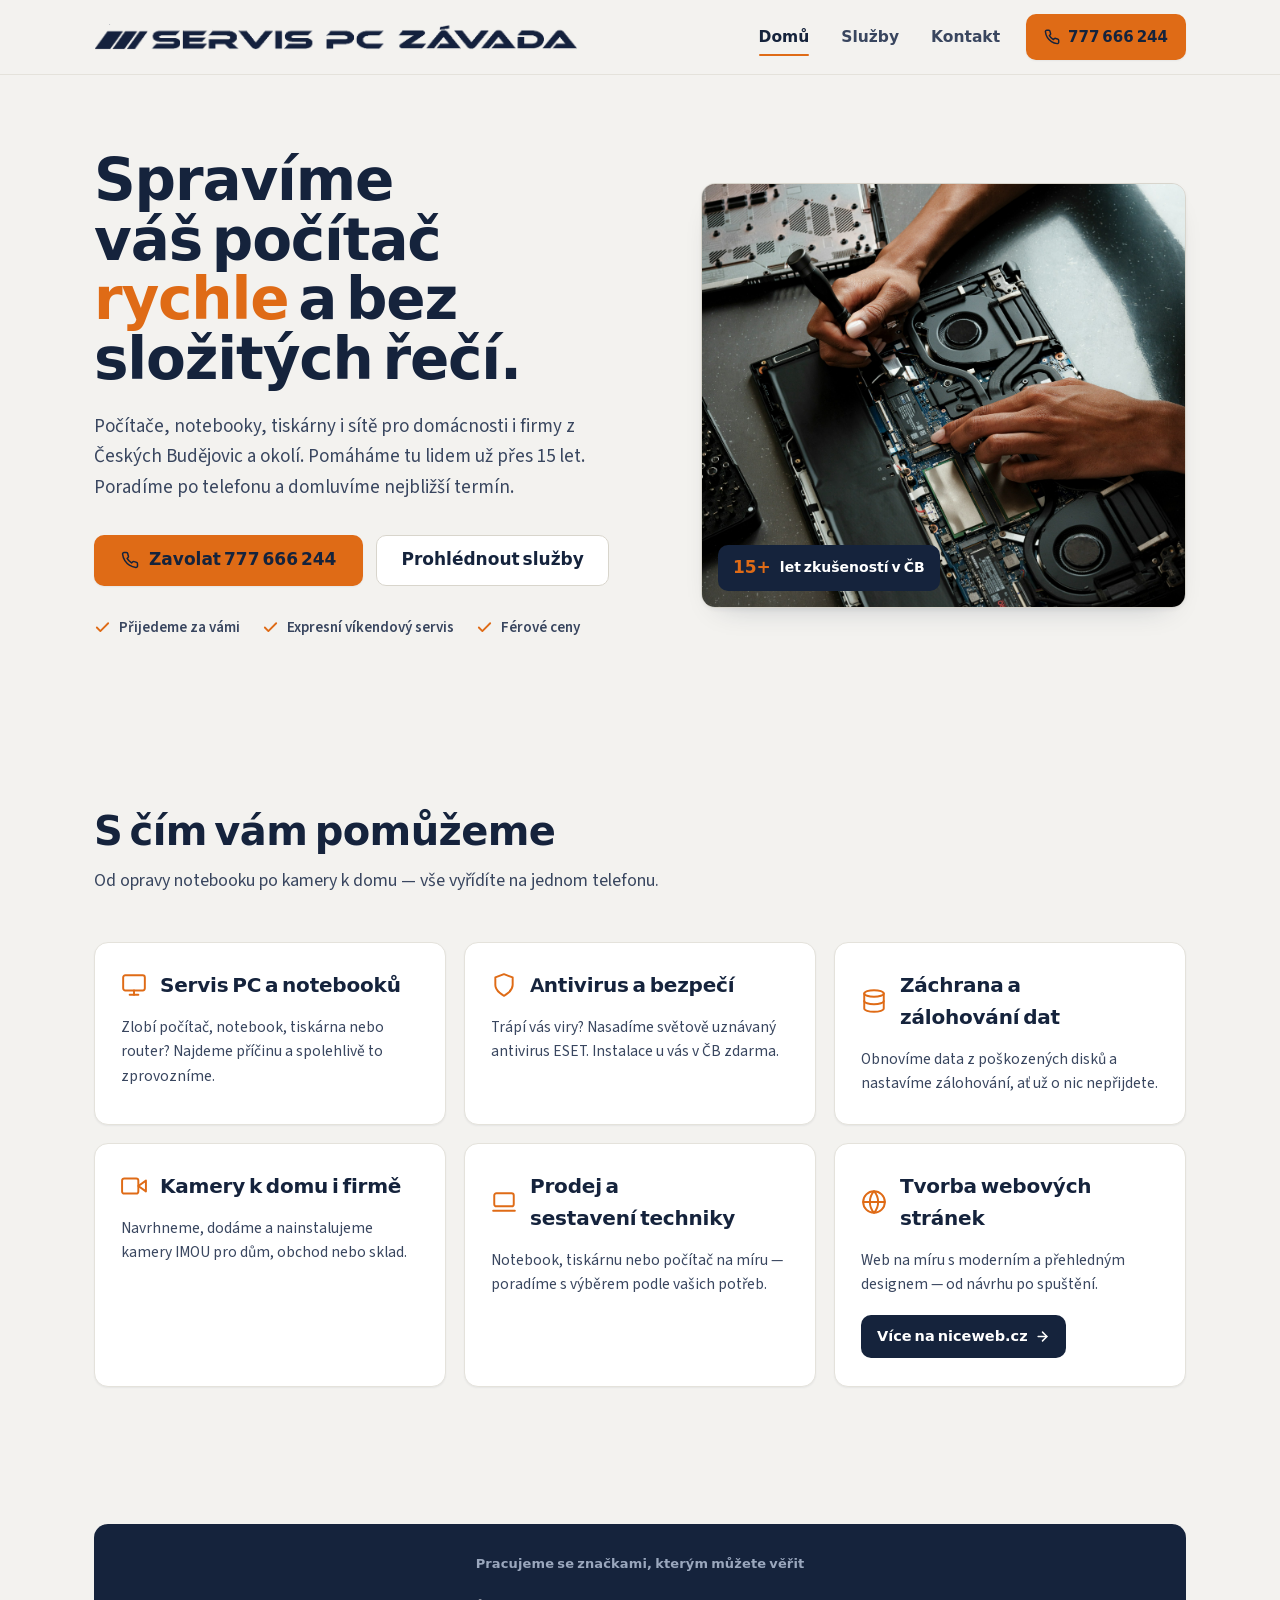
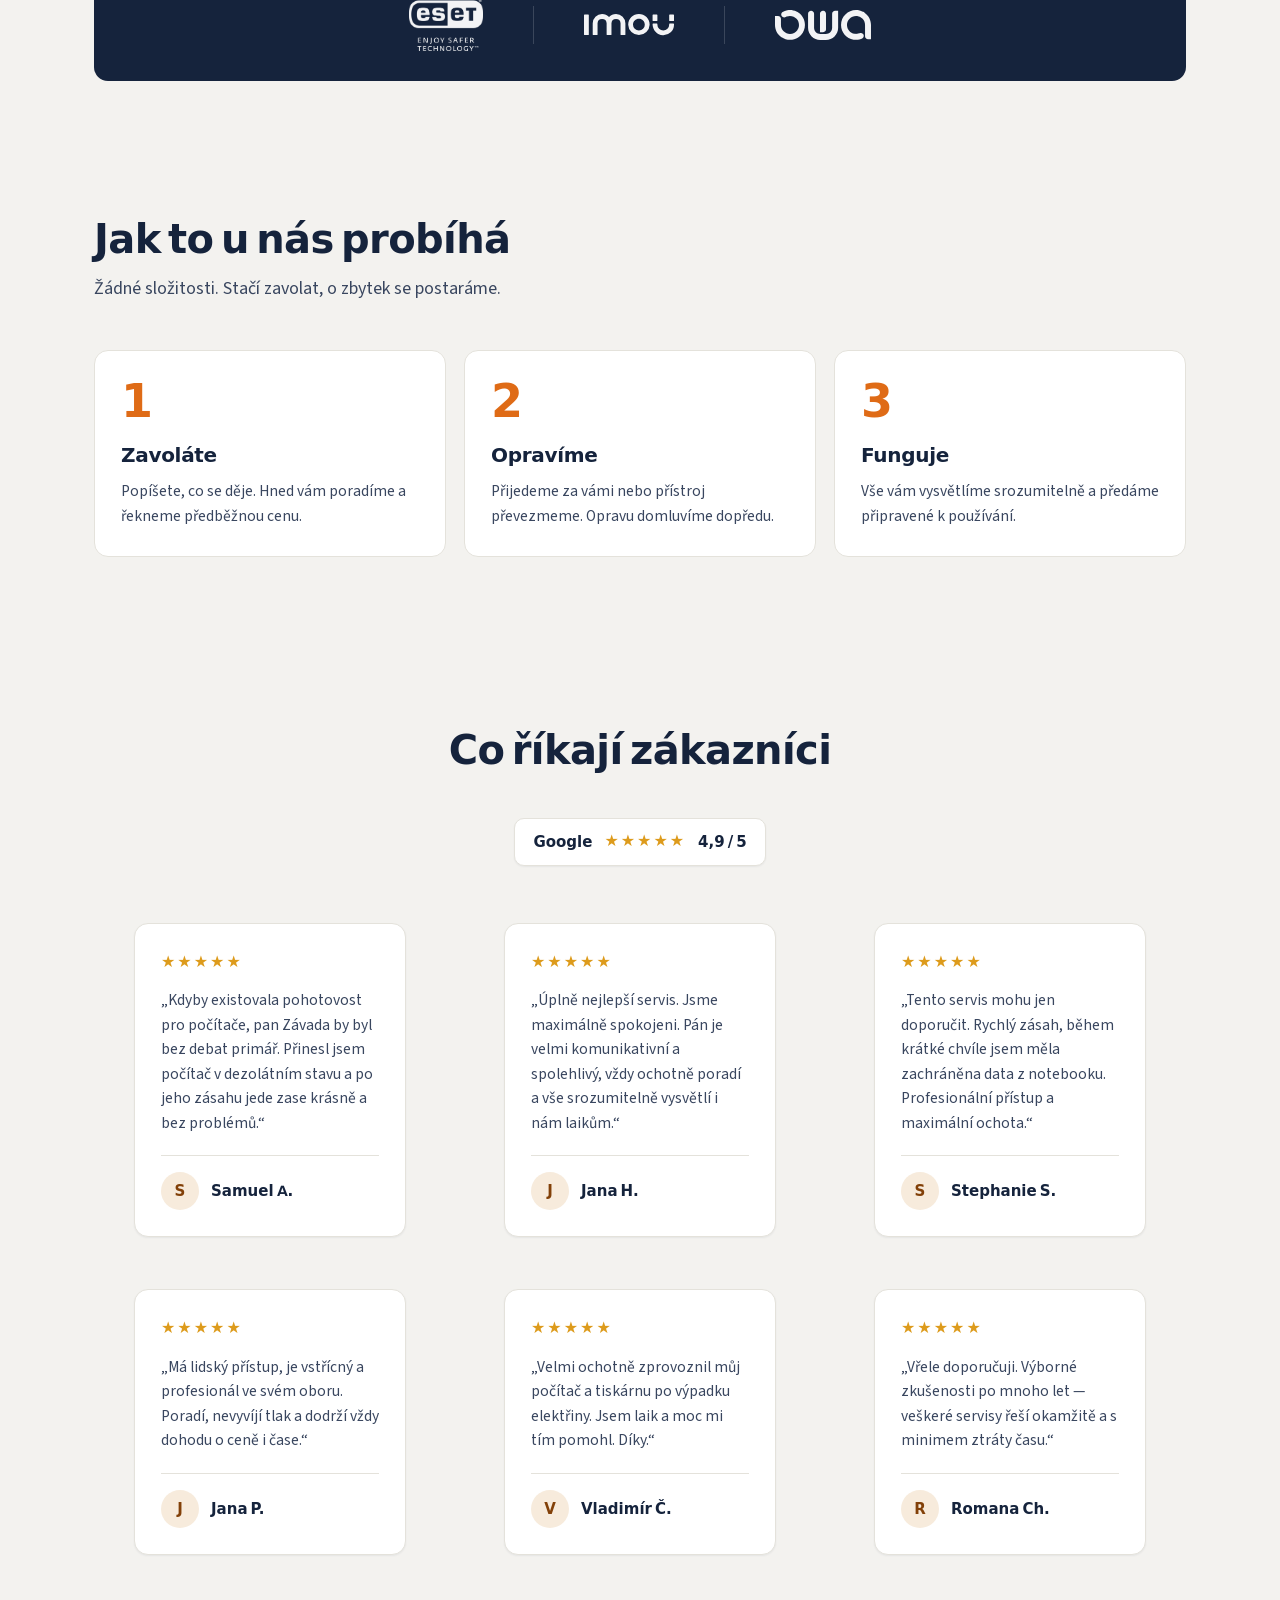
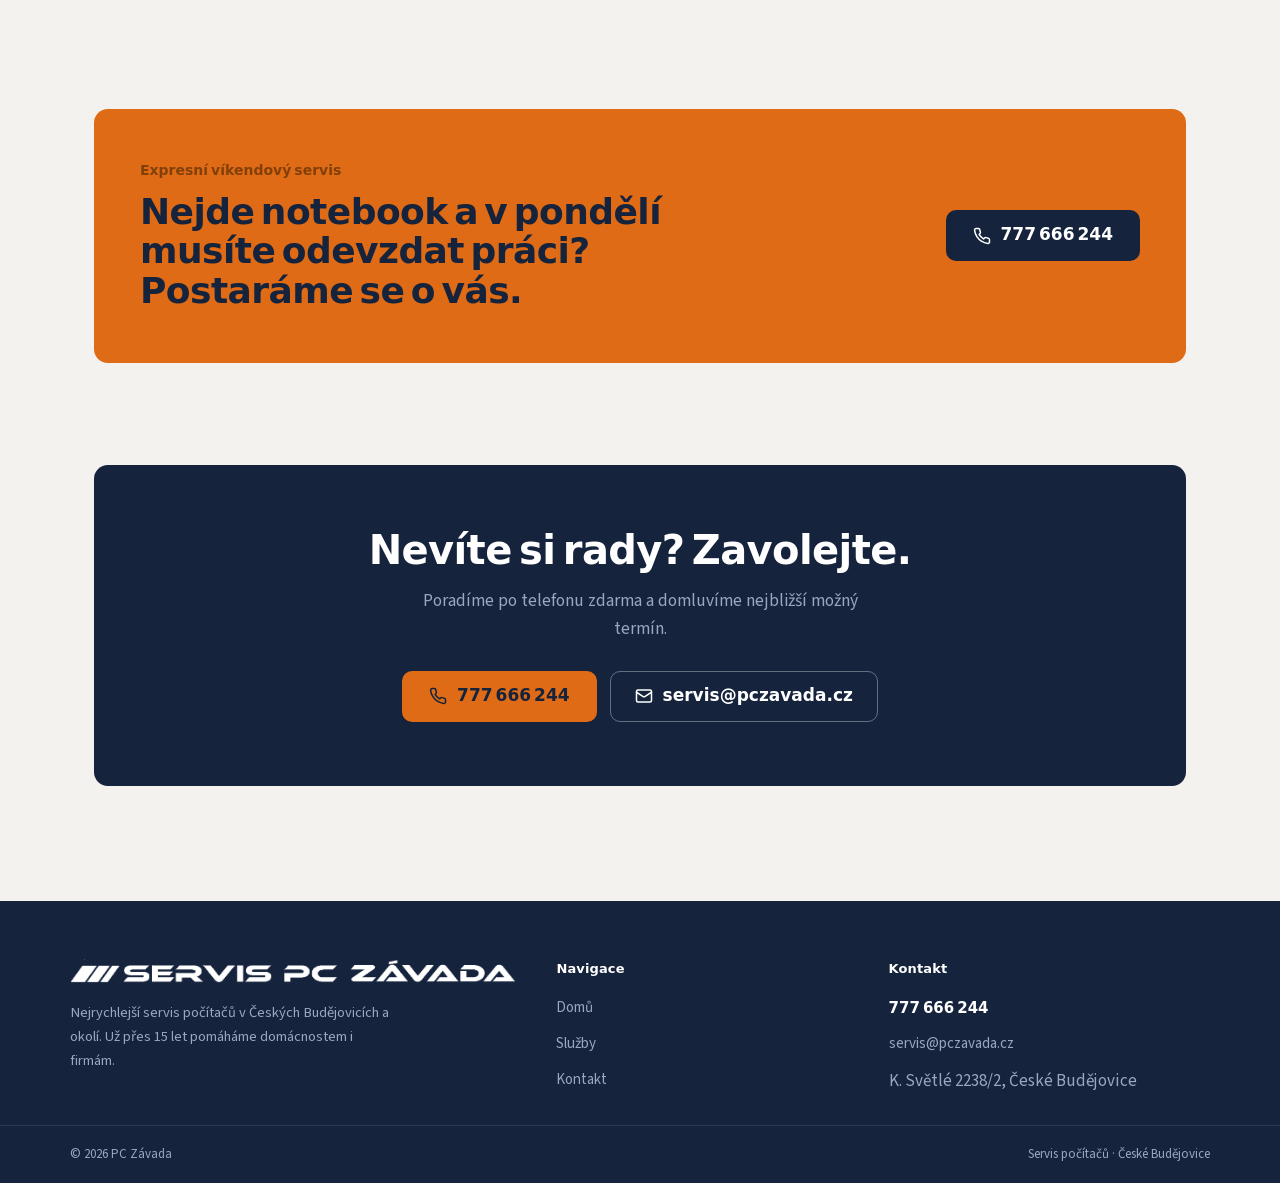
<file: index.html>
<!DOCTYPE html>
<html lang="cs">
<head>
<meta charset="utf-8">
<meta name="viewport" content="width=device-width, initial-scale=1">
<title>SERVIS PC Závada — Servis počítačů České Budějovice</title>
<meta name="description" content="Servis počítačů, notebooků, tiskáren a sítí v Českých Budějovicích a okolí. Antivirus ESET, záchrana dat, kamery IMOU, tonery ARMOR. Přijedeme za vámi. Volejte 777 666 244.">
<meta name="theme-color" content="#15233c">
<link rel="canonical" href="https://www.pczavada.cz/">
<meta property="og:type" content="website">
<meta property="og:locale" content="cs_CZ">
<meta property="og:title" content="SERVIS PC Závada — Servis počítačů České Budějovice">
<meta property="og:description" content="Servis počítačů, notebooků, tiskáren a sítí v Českých Budějovicích a okolí. Antivirus ESET, záchrana dat, kamery IMOU, tonery ARMOR. Přijedeme za vámi. Volejte 777 666 244.">
<meta property="og:url" content="https://www.pczavada.cz/">
<meta property="og:image" content="https://www.pczavada.cz/assets/864161e1-829.jpg">
<meta name="twitter:card" content="summary_large_image">
<link rel="icon" href="data:image/svg+xml,%3Csvg xmlns='http://www.w3.org/2000/svg' viewBox='0 0 32 32'%3E%3Crect width='32' height='32' rx='7' fill='%2315233c'/%3E%3Cg fill='none' stroke='%23df6b16' stroke-width='2.4' stroke-linecap='round' stroke-linejoin='round'%3E%3Crect x='8' y='8' width='16' height='11' rx='2'/%3E%3Cline x1='12' y1='24' x2='20' y2='24'/%3E%3Cline x1='16' y1='19' x2='16' y2='24'/%3E%3C/g%3E%3C/svg%3E">
<link rel="stylesheet" href="styles.css">
</head>
<body>
<a href="#obsah" class="skip">Přeskočit na obsah</a>
<div class="stack">

<header class="header">
  <div class="wrap">
    <div class="navbar">
      <a class="brand" href="index.html" aria-label="SERVIS PC Závada — domů">
        <img src="assets/011c050b-1e9.png" alt="SERVIS PC Závada" width="170" height="26">
      </a>
      <nav class="nav" aria-label="Hlavní navigace">
        <a class="nav-btn is-active" aria-current="page" href="index.html">Domů</a>
        <a class="nav-btn" href="sluzby.html">Služby</a>
        <a class="nav-btn" href="kontakt.html">Kontakt</a>
        <a class="tel-pill" href="tel:+420777666244">
          <svg width="16" height="16" viewBox="0 0 24 24" fill="none" stroke="currentColor" stroke-width="2.2" stroke-linecap="round" stroke-linejoin="round" aria-hidden="true"><path d="M22 16.92v3a2 2 0 0 1-2.18 2 19.79 19.79 0 0 1-8.63-3.07 19.5 19.5 0 0 1-6-6 19.79 19.79 0 0 1-3.07-8.67A2 2 0 0 1 4.11 2h3a2 2 0 0 1 2 1.72c.127.96.361 1.903.7 2.81a2 2 0 0 1-.45 2.11L8.09 9.91a16 16 0 0 0 6 6l1.27-1.27a2 2 0 0 1 2.11-.45c.907.339 1.85.573 2.81.7A2 2 0 0 1 22 16.92z"></path></svg>
          777&nbsp;666&nbsp;244
        </a>
      </nav>
    </div>
  </div>
</header>

<main id="obsah">
<div id="page-home">

  <!-- HERO -->
  <section class="hero">
    <div class="wrap">
      <div class="reveal">
        <h1>Spravíme váš počítač <span class="hl">rychle</span> a bez složitých řečí.</h1>
        <p class="lead">Počítače, notebooky, tiskárny i sítě pro domácnosti i firmy z Českých Budějovic a okolí. Pomáháme tu lidem už přes 15 let. Poradíme po telefonu a domluvíme nejbližší termín.</p>
        <div class="hero-actions">
          <a class="btn btn-primary" href="tel:+420777666244">
            <svg width="18" height="18" viewBox="0 0 24 24" fill="none" stroke="currentColor" stroke-width="2" stroke-linecap="round" stroke-linejoin="round" aria-hidden="true"><path d="M22 16.92v3a2 2 0 0 1-2.18 2 19.79 19.79 0 0 1-8.63-3.07 19.5 19.5 0 0 1-6-6 19.79 19.79 0 0 1-3.07-8.67A2 2 0 0 1 4.11 2h3a2 2 0 0 1 2 1.72c.127.96.361 1.903.7 2.81a2 2 0 0 1-.45 2.11L8.09 9.91a16 16 0 0 0 6 6l1.27-1.27a2 2 0 0 1 2.11-.45c.907.339 1.85.573 2.81.7A2 2 0 0 1 22 16.92z"></path></svg>
            Zavolat 777 666 244
          </a>
          <a class="btn btn-secondary" href="sluzby.html">Prohlédnout služby</a>
        </div>
        <div class="checks">
          <span><svg width="17" height="17" viewBox="0 0 24 24" fill="none" stroke="currentColor" stroke-width="2.6" stroke-linecap="round" stroke-linejoin="round" aria-hidden="true"><polyline points="20 6 9 17 4 12"></polyline></svg> Přijedeme za vámi</span>
          <span><svg width="17" height="17" viewBox="0 0 24 24" fill="none" stroke="currentColor" stroke-width="2.6" stroke-linecap="round" stroke-linejoin="round" aria-hidden="true"><polyline points="20 6 9 17 4 12"></polyline></svg> Expresní víkendový servis</span>
          <span><svg width="17" height="17" viewBox="0 0 24 24" fill="none" stroke="currentColor" stroke-width="2.6" stroke-linecap="round" stroke-linejoin="round" aria-hidden="true"><polyline points="20 6 9 17 4 12"></polyline></svg> Férové ceny</span>
        </div>
      </div>
      <div class="reveal d1">
        <div class="hero-media">
          <img src="assets/864161e1-829.jpg" alt="Oprava notebooku v servisu PC Závada" width="800" height="700">
          <div class="hero-badge"><b>15+</b> let zkušeností v ČB</div>
        </div>
      </div>
    </div>
  </section>

  <!-- SERVICES -->
  <section class="sec">
    <div class="wrap">
      <div class="sec-head">
        <h2>S čím vám pomůžeme</h2>
        <p>Od opravy notebooku po kamery k domu — vše vyřídíte na jednom telefonu.</p>
      </div>
      <div class="card-grid">
        <article class="card">
          <div class="top"><span class="ic"><svg width="26" height="26" viewBox="0 0 24 24" fill="none" stroke="currentColor" stroke-width="1.8" stroke-linecap="round" stroke-linejoin="round" aria-hidden="true"><rect width="20" height="14" x="2" y="3" rx="2"/><line x1="8" y1="21" x2="16" y2="21"/><line x1="12" y1="17" x2="12" y2="21"/></svg></span><h3>Servis PC a notebooků</h3></div>
          <p>Zlobí počítač, notebook, tiskárna nebo router? Najdeme příčinu a spolehlivě to zprovozníme.</p>
        </article>
        <article class="card">
          <div class="top"><span class="ic"><svg width="26" height="26" viewBox="0 0 24 24" fill="none" stroke="currentColor" stroke-width="1.8" stroke-linecap="round" stroke-linejoin="round" aria-hidden="true"><path d="M12 22s8-4 8-10V5l-8-3-8 3v7c0 6 8 10 8 10z"/></svg></span><h3>Antivirus a bezpečí</h3></div>
          <p>Trápí vás viry? Nasadíme světově uznávaný antivirus ESET. Instalace u vás v ČB zdarma.</p>
        </article>
        <article class="card">
          <div class="top"><span class="ic"><svg width="26" height="26" viewBox="0 0 24 24" fill="none" stroke="currentColor" stroke-width="1.8" stroke-linecap="round" stroke-linejoin="round" aria-hidden="true"><ellipse cx="12" cy="5" rx="9" ry="3"/><path d="M3 5v14a9 3 0 0 0 18 0V5"/><path d="M3 12a9 3 0 0 0 18 0"/></svg></span><h3>Záchrana a zálohování dat</h3></div>
          <p>Obnovíme data z poškozených disků a nastavíme zálohování, ať už o nic nepřijdete.</p>
        </article>
        <article class="card">
          <div class="top"><span class="ic"><svg width="26" height="26" viewBox="0 0 24 24" fill="none" stroke="currentColor" stroke-width="1.8" stroke-linecap="round" stroke-linejoin="round" aria-hidden="true"><path d="m23 7-7 5 7 5V7z"/><rect width="15" height="14" x="1" y="5" rx="2"/></svg></span><h3>Kamery k domu i firmě</h3></div>
          <p>Navrhneme, dodáme a nainstalujeme kamery IMOU pro dům, obchod nebo sklad.</p>
        </article>
        <article class="card">
          <div class="top"><span class="ic"><svg width="26" height="26" viewBox="0 0 24 24" fill="none" stroke="currentColor" stroke-width="1.8" stroke-linecap="round" stroke-linejoin="round" aria-hidden="true"><rect width="18" height="12" x="3" y="4" rx="2"/><line x1="2" y1="20" x2="22" y2="20"/></svg></span><h3>Prodej a sestavení techniky</h3></div>
          <p>Notebook, tiskárnu nebo počítač na míru — poradíme s výběrem podle vašich potřeb.</p>
        </article>
        <article class="card">
          <div class="top"><span class="ic"><svg width="26" height="26" viewBox="0 0 24 24" fill="none" stroke="currentColor" stroke-width="1.8" stroke-linecap="round" stroke-linejoin="round" aria-hidden="true"><circle cx="12" cy="12" r="10"/><path d="M2 12h20"/><path d="M12 2a15 15 0 0 1 0 20 15 15 0 0 1 0-20z"/></svg></span><h3>Tvorba webových stránek</h3></div>
          <p>Web na míru s moderním a přehledným designem — od návrhu po spuštění.</p>
          <a class="btn-link more" href="https://niceweb.cz" target="_blank" rel="noopener">Více na niceweb.cz
            <svg width="15" height="15" viewBox="0 0 24 24" fill="none" stroke="currentColor" stroke-width="2.4" stroke-linecap="round" stroke-linejoin="round" aria-hidden="true"><line x1="5" y1="12" x2="19" y2="12"></line><polyline points="12 5 19 12 12 19"></polyline></svg>
          </a>
        </article>
      </div>
    </div>
  </section>

  <!-- BRANDS -->
  <section class="sec-tight">
    <div class="wrap">
      <div class="brands">
        <div class="lbl">Pracujeme se značkami, kterým můžete věřit</div>
        <div class="row">
          <img class="eset" src="assets/271bd735-178.png" alt="ESET" height="52">
          <span class="div" aria-hidden="true"></span>
          <svg class="imou" viewBox="0 8.9 24 6.4" role="img" aria-label="IMOU"><path d="M14.643 9.148A2.857 2.857 0 0 0 11.787 12a2.857 2.857 0 0 0 5.711 0 2.856 2.856 0 0 0-2.855-2.852m-9.819.006a2.5 2.5 0 0 0-2.502 2.498v2.954c0 .088.072.16.16.16h.973a.16.16 0 0 0 .16-.16v-2.954a1.21 1.21 0 0 1 2.418 0v2.954c0 .088.073.16.162.16h.971a.16.16 0 0 0 .162-.16v-2.954a1.21 1.21 0 0 1 2.418 0v2.954c0 .088.071.16.16.16h.973a.16.16 0 0 0 .16-.16v-2.954a2.5 2.5 0 0 0-2.502-2.498c-.737 0-1.397.321-1.855.828a2.5 2.5 0 0 0-1.858-.828M.16 9.285a.16.16 0 0 0-.16.16v5.16c0 .09.071.16.16.16h.963a.16.16 0 0 0 .162-.16v-5.16a.16.16 0 0 0-.162-.16zm18.29 0a.16.16 0 0 0-.163.16v1.45c0 .089.073.16.162.16h.963a.16.16 0 0 0 .16-.16v-1.45a.16.16 0 0 0-.16-.16zm4.427 0a.16.16 0 0 0-.162.16v1.45c0 .089.073.16.162.16h.963a.16.16 0 0 0 .16-.16v-1.45a.16.16 0 0 0-.16-.16zm-8.234 1.147c.866 0 1.57.703 1.57 1.568a1.57 1.57 0 0 1-3.143 0c0-.865.706-1.568 1.573-1.568m3.806 1.258a.16.16 0 0 0-.162.16v.08c0 1.544 1.2 2.861 2.746 2.92A2.86 2.86 0 0 0 24 12v-.15a.16.16 0 0 0-.16-.16h-.963a.16.16 0 0 0-.162.16V12a1.57 1.57 0 0 1-3.143 0v-.15a.16.16 0 0 0-.16-.16z"></path></svg>
          <span class="div" aria-hidden="true"></span>
          <img class="owa" src="assets/5607d401-dab.svg" alt="OWA" height="30">
        </div>
      </div>
    </div>
  </section>

  <!-- STEPS -->
  <section class="sec">
    <div class="wrap">
      <div class="sec-head">
        <h2>Jak to u nás probíhá</h2>
        <p>Žádné složitosti. Stačí zavolat, o zbytek se postaráme.</p>
      </div>
      <div class="steps">
        <div class="step"><div class="n">1</div><h3>Zavoláte</h3><p>Popíšete, co se děje. Hned vám poradíme a řekneme předběžnou cenu.</p></div>
        <div class="step"><div class="n">2</div><h3>Opravíme</h3><p>Přijedeme za vámi nebo přístroj převezmeme. Opravu domluvíme dopředu.</p></div>
        <div class="step"><div class="n">3</div><h3>Funguje</h3><p>Vše vám vysvětlíme srozumitelně a předáme připravené k používání.</p></div>
      </div>
    </div>
  </section>

  <!-- REVIEWS -->
  <section class="sec">
    <div class="wrap">
      <div class="sec-head center">
        <h2>Co říkají zákazníci</h2>
      </div>
      <div class="rating">
        <a href="https://www.google.com/search?q=Servis+PC+Z%C3%A1vada+%C4%8Cesk%C3%A9+Bud%C4%9Bjovice" target="_blank" rel="noopener">
          <span class="g">Google</span>
          <span class="stars" aria-hidden="true">★★★★★</span>
          <span class="g">4,9 / 5</span>
        </a>
      </div>
      <div class="reviews-grid">
        <figure class="review"><div class="stars" aria-hidden="true">★★★★★</div><p>„Kdyby existovala pohotovost pro počítače, pan Závada by byl bez debat primář. Přinesl jsem počítač v dezolátním stavu a po jeho zásahu jede zase krásně a bez problémů.“</p><figcaption class="who"><span class="av" aria-hidden="true">S</span><span class="nm">Samuel A.</span></figcaption></figure>
        <figure class="review"><div class="stars" aria-hidden="true">★★★★★</div><p>„Úplně nejlepší servis. Jsme maximálně spokojeni. Pán je velmi komunikativní a spolehlivý, vždy ochotně poradí a vše srozumitelně vysvětlí i nám laikům.“</p><figcaption class="who"><span class="av" aria-hidden="true">J</span><span class="nm">Jana H.</span></figcaption></figure>
        <figure class="review"><div class="stars" aria-hidden="true">★★★★★</div><p>„Tento servis mohu jen doporučit. Rychlý zásah, během krátké chvíle jsem měla zachráněna data z notebooku. Profesionální přístup a maximální ochota.“</p><figcaption class="who"><span class="av" aria-hidden="true">S</span><span class="nm">Stephanie S.</span></figcaption></figure>
        <figure class="review"><div class="stars" aria-hidden="true">★★★★★</div><p>„Má lidský přístup, je vstřícný a profesionál ve svém oboru. Poradí, nevyvíjí tlak a dodrží vždy dohodu o ceně i čase.“</p><figcaption class="who"><span class="av" aria-hidden="true">J</span><span class="nm">Jana P.</span></figcaption></figure>
        <figure class="review"><div class="stars" aria-hidden="true">★★★★★</div><p>„Velmi ochotně zprovoznil můj počítač a tiskárnu po výpadku elektřiny. Jsem laik a moc mi tím pomohl. Díky.“</p><figcaption class="who"><span class="av" aria-hidden="true">V</span><span class="nm">Vladimír Č.</span></figcaption></figure>
        <figure class="review"><div class="stars" aria-hidden="true">★★★★★</div><p>„Vřele doporučuji. Výborné zkušenosti po mnoho let — veškeré servisy řeší okamžitě a s minimem ztráty času.“</p><figcaption class="who"><span class="av" aria-hidden="true">R</span><span class="nm">Romana Ch.</span></figcaption></figure>
      </div>
    </div>
  </section>

  <!-- WEEKEND BANNER -->
  <section class="sec-tight">
    <div class="wrap">
      <div class="band-orange">
        <div class="t">
          <div class="k">Expresní víkendový servis</div>
          <h2>Nejde notebook a v pondělí musíte odevzdat práci? Postaráme se o vás.</h2>
        </div>
        <a class="btn btn-onlight-ink" href="tel:+420777666244">
          <svg width="18" height="18" viewBox="0 0 24 24" fill="none" stroke="currentColor" stroke-width="2" stroke-linecap="round" stroke-linejoin="round" aria-hidden="true"><path d="M22 16.92v3a2 2 0 0 1-2.18 2 19.79 19.79 0 0 1-8.63-3.07 19.5 19.5 0 0 1-6-6 19.79 19.79 0 0 1-3.07-8.67A2 2 0 0 1 4.11 2h3a2 2 0 0 1 2 1.72c.127.96.361 1.903.7 2.81a2 2 0 0 1-.45 2.11L8.09 9.91a16 16 0 0 0 6 6l1.27-1.27a2 2 0 0 1 2.11-.45c.907.339 1.85.573 2.81.7A2 2 0 0 1 22 16.92z"></path></svg>
          777 666 244
        </a>
      </div>
    </div>
  </section>

  <!-- FINAL CTA -->
  <section class="sec-tight">
    <div class="wrap">
      <div class="band-navy">
        <h2>Nevíte si rady? Zavolejte.</h2>
        <p>Poradíme po telefonu zdarma a domluvíme nejbližší možný termín.</p>
        <div class="acts">
          <a class="btn btn-ondark" href="tel:+420777666244">
            <svg width="18" height="18" viewBox="0 0 24 24" fill="none" stroke="currentColor" stroke-width="2" stroke-linecap="round" stroke-linejoin="round" aria-hidden="true"><path d="M22 16.92v3a2 2 0 0 1-2.18 2 19.79 19.79 0 0 1-8.63-3.07 19.5 19.5 0 0 1-6-6 19.79 19.79 0 0 1-3.07-8.67A2 2 0 0 1 4.11 2h3a2 2 0 0 1 2 1.72c.127.96.361 1.903.7 2.81a2 2 0 0 1-.45 2.11L8.09 9.91a16 16 0 0 0 6 6l1.27-1.27a2 2 0 0 1 2.11-.45c.907.339 1.85.573 2.81.7A2 2 0 0 1 22 16.92z"></path></svg>
            777 666 244
          </a>
          <a class="btn btn-ghostdark" href="mailto:servis@pczavada.cz">
            <svg width="18" height="18" viewBox="0 0 24 24" fill="none" stroke="currentColor" stroke-width="2" stroke-linecap="round" stroke-linejoin="round" aria-hidden="true"><rect width="20" height="16" x="2" y="4" rx="2"></rect><path d="m22 7-8.97 5.7a1.94 1.94 0 0 1-2.06 0L2 7"></path></svg>
            servis@pczavada.cz
          </a>
        </div>
      </div>
    </div>
  </section>

</div><!-- /home -->
</main>

<footer class="footer">
  <div class="wrap footer-grid">
    <div>
      <img src="assets/f8cb2315-495.png" alt="SERVIS PC Závada" height="24">
      <p class="desc">Nejrychlejší servis počítačů v Českých Budějovicích a okolí. Už přes 15 let pomáháme domácnostem i firmám.</p>
    </div>
    <div>
      <h4>Navigace</h4>
      <nav class="col" aria-label="Patička">
        <a class="lnk" aria-current="page" href="index.html">Domů</a>
        <a class="lnk" href="sluzby.html">Služby</a>
        <a class="lnk" href="kontakt.html">Kontakt</a>
      </nav>
    </div>
    <div>
      <h4>Kontakt</h4>
      <div class="col">
        <a class="tel" href="tel:+420777666244">777 666 244</a>
        <a class="lnk" href="mailto:servis@pczavada.cz">servis@pczavada.cz</a>
        <span class="addr-line">K. Světlé 2238/2, České Budějovice</span>
      </div>
    </div>
  </div>
  <div class="footer-bottom">
    <div class="wrap">
      <span>© 2026 PC Závada</span>
      <span>Servis počítačů · České Budějovice</span>
    </div>
  </div>
</footer>

</div>

</body>
</html>
</file>
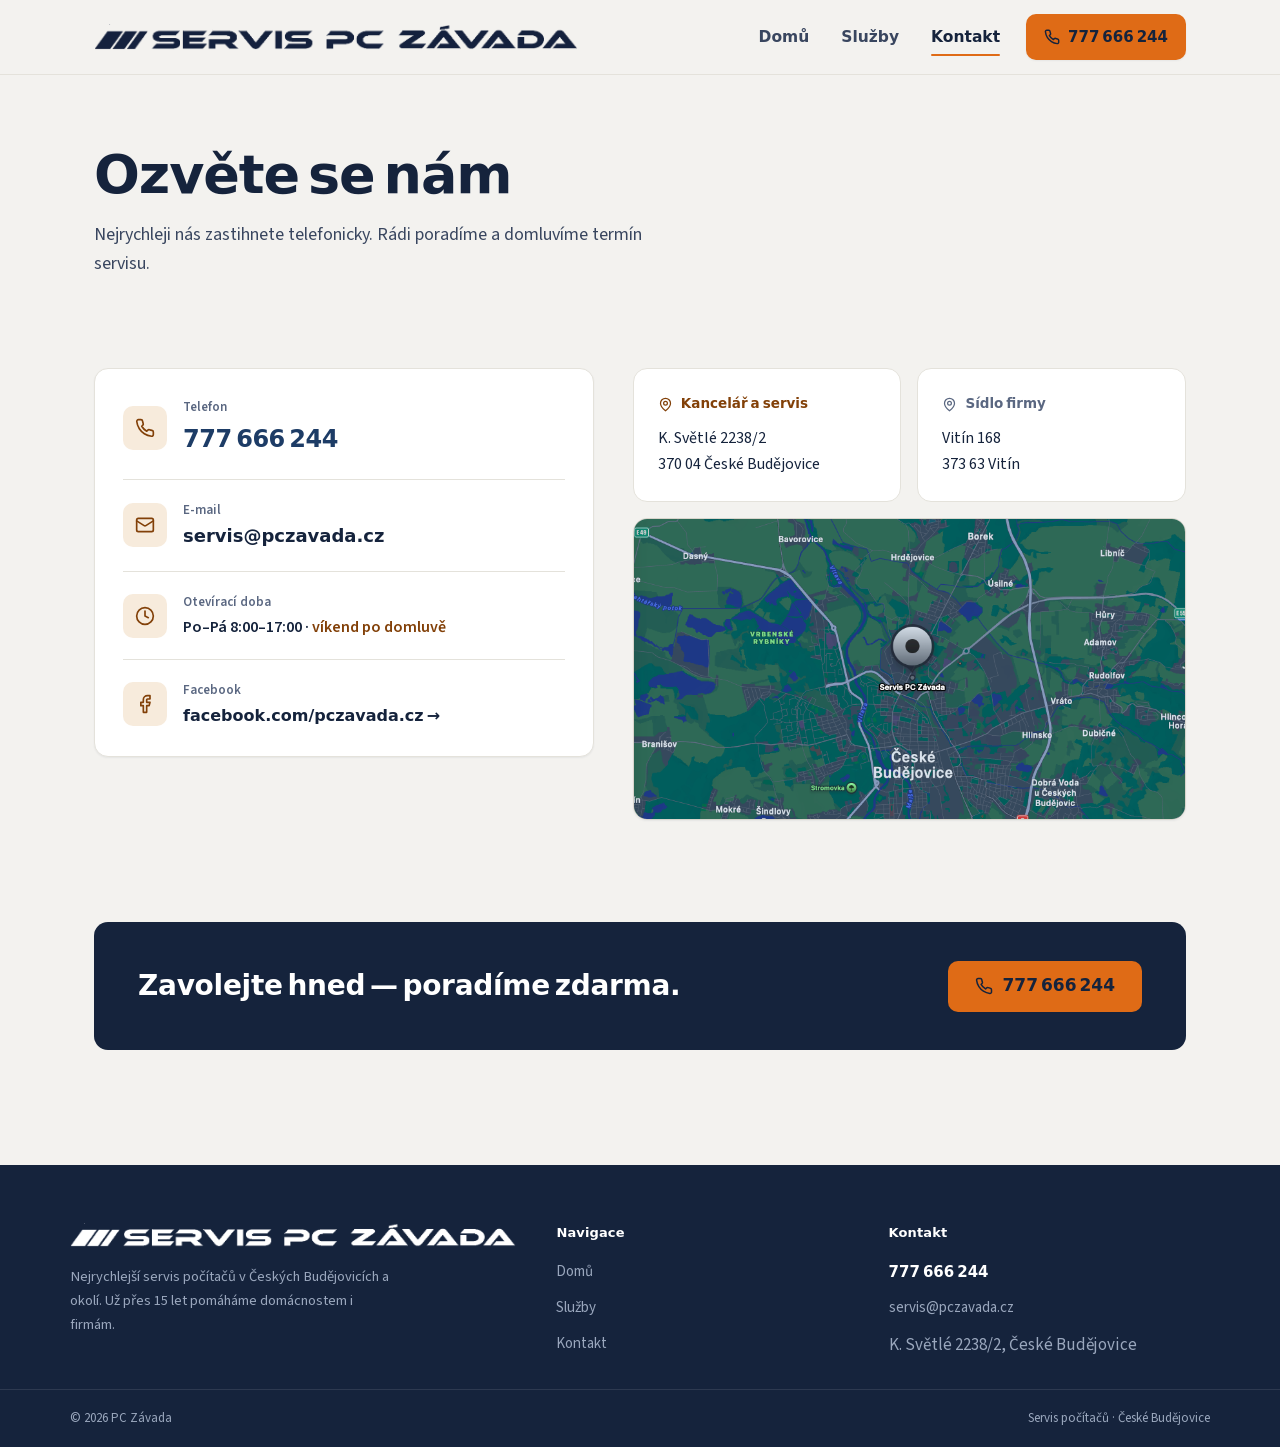
<file: kontakt.html>
<!DOCTYPE html>
<html lang="cs">
<head>
<meta charset="utf-8">
<meta name="viewport" content="width=device-width, initial-scale=1">
<title>Kontakt — SERVIS PC Závada, České Budějovice</title>
<meta name="description" content="Spojte se se servisem PC Závada: telefon 777 666 244, e-mail servis@pczavada.cz, K. Světlé 2238/2 České Budějovice. Po–Pá 8–17, víkend po domluvě.">
<meta name="theme-color" content="#15233c">
<link rel="canonical" href="https://www.pczavada.cz/kontakt.html">
<meta property="og:type" content="website">
<meta property="og:locale" content="cs_CZ">
<meta property="og:title" content="Kontakt — SERVIS PC Závada, České Budějovice">
<meta property="og:description" content="Spojte se se servisem PC Závada: telefon 777 666 244, e-mail servis@pczavada.cz, K. Světlé 2238/2 České Budějovice. Po–Pá 8–17, víkend po domluvě.">
<meta property="og:url" content="https://www.pczavada.cz/kontakt.html">
<meta property="og:image" content="https://www.pczavada.cz/assets/864161e1-829.jpg">
<meta name="twitter:card" content="summary_large_image">
<link rel="icon" href="data:image/svg+xml,%3Csvg xmlns='http://www.w3.org/2000/svg' viewBox='0 0 32 32'%3E%3Crect width='32' height='32' rx='7' fill='%2315233c'/%3E%3Cg fill='none' stroke='%23df6b16' stroke-width='2.4' stroke-linecap='round' stroke-linejoin='round'%3E%3Crect x='8' y='8' width='16' height='11' rx='2'/%3E%3Cline x1='12' y1='24' x2='20' y2='24'/%3E%3Cline x1='16' y1='19' x2='16' y2='24'/%3E%3C/g%3E%3C/svg%3E">
<link rel="stylesheet" href="styles.css">
</head>
<body>
<a href="#obsah" class="skip">Přeskočit na obsah</a>
<div class="stack">

<header class="header">
  <div class="wrap">
    <div class="navbar">
      <a class="brand" href="index.html" aria-label="SERVIS PC Závada — domů">
        <img src="assets/011c050b-1e9.png" alt="SERVIS PC Závada" width="170" height="26">
      </a>
      <nav class="nav" aria-label="Hlavní navigace">
        <a class="nav-btn" href="index.html">Domů</a>
        <a class="nav-btn" href="sluzby.html">Služby</a>
        <a class="nav-btn is-active" aria-current="page" href="kontakt.html">Kontakt</a>
        <a class="tel-pill" href="tel:+420777666244">
          <svg width="16" height="16" viewBox="0 0 24 24" fill="none" stroke="currentColor" stroke-width="2.2" stroke-linecap="round" stroke-linejoin="round" aria-hidden="true"><path d="M22 16.92v3a2 2 0 0 1-2.18 2 19.79 19.79 0 0 1-8.63-3.07 19.5 19.5 0 0 1-6-6 19.79 19.79 0 0 1-3.07-8.67A2 2 0 0 1 4.11 2h3a2 2 0 0 1 2 1.72c.127.96.361 1.903.7 2.81a2 2 0 0 1-.45 2.11L8.09 9.91a16 16 0 0 0 6 6l1.27-1.27a2 2 0 0 1 2.11-.45c.907.339 1.85.573 2.81.7A2 2 0 0 1 22 16.92z"></path></svg>
          777&nbsp;666&nbsp;244
        </a>
      </nav>
    </div>
  </div>
</header>

<main id="obsah">
<div id="page-kontakt">
  <section class="page-head">
    <div class="wrap">
      <h1>Ozvěte se nám</h1>
      <p>Nejrychleji nás zastihnete telefonicky. Rádi poradíme a domluvíme termín servisu.</p>
    </div>
  </section>

  <section class="sec-tight">
    <div class="wrap contact-grid">
      <div class="contact-card">
        <a class="crow" href="tel:+420777666244">
          <span class="ic"><svg width="20" height="20" viewBox="0 0 24 24" fill="none" stroke="currentColor" stroke-width="2" stroke-linecap="round" stroke-linejoin="round" aria-hidden="true"><path d="M22 16.92v3a2 2 0 0 1-2.18 2 19.79 19.79 0 0 1-8.63-3.07 19.5 19.5 0 0 1-6-6 19.79 19.79 0 0 1-3.07-8.67A2 2 0 0 1 4.11 2h3a2 2 0 0 1 2 1.72c.127.96.361 1.903.7 2.81a2 2 0 0 1-.45 2.11L8.09 9.91a16 16 0 0 0 6 6l1.27-1.27a2 2 0 0 1 2.11-.45c.907.339 1.85.573 2.81.7A2 2 0 0 1 22 16.92z"></path></svg></span>
          <span class="meta"><span class="lbl">Telefon</span><span class="val tel">777 666 244</span></span>
        </a>
        <a class="crow" href="mailto:servis@pczavada.cz">
          <span class="ic"><svg width="20" height="20" viewBox="0 0 24 24" fill="none" stroke="currentColor" stroke-width="2" stroke-linecap="round" stroke-linejoin="round" aria-hidden="true"><rect width="20" height="16" x="2" y="4" rx="2"></rect><path d="m22 7-8.97 5.7a1.94 1.94 0 0 1-2.06 0L2 7"></path></svg></span>
          <span class="meta"><span class="lbl">E-mail</span><span class="val em">servis@pczavada.cz</span></span>
        </a>
        <div class="crow">
          <span class="ic"><svg width="20" height="20" viewBox="0 0 24 24" fill="none" stroke="currentColor" stroke-width="2" stroke-linecap="round" stroke-linejoin="round" aria-hidden="true"><circle cx="12" cy="12" r="10"></circle><polyline points="12 6 12 12 16 14"></polyline></svg></span>
          <span class="meta"><span class="lbl">Otevírací doba</span><span class="val hrs">Po–Pá 8:00–17:00 · <span>víkend po domluvě</span></span></span>
        </div>
        <a class="crow" href="https://www.facebook.com/pczavada.cz" target="_blank" rel="noopener">
          <span class="ic"><svg width="20" height="20" viewBox="0 0 24 24" fill="none" stroke="currentColor" stroke-width="2" stroke-linecap="round" stroke-linejoin="round" aria-hidden="true"><path d="M18 2h-3a5 5 0 0 0-5 5v3H7v4h3v8h4v-8h3l1-4h-4V7a1 1 0 0 1 1-1h3z"></path></svg></span>
          <span class="meta"><span class="lbl">Facebook</span><span class="val fb">facebook.com/pczavada.cz →</span></span>
        </a>
      </div>

      <div>
        <div class="addr-grid">
          <div class="addr">
            <div class="t"><svg width="15" height="15" viewBox="0 0 24 24" fill="none" stroke="currentColor" stroke-width="2" stroke-linecap="round" stroke-linejoin="round" aria-hidden="true"><path d="M20 10c0 6-8 12-8 12s-8-6-8-12a8 8 0 0 1 16 0Z"></path><circle cx="12" cy="10" r="3"></circle></svg> Kancelář a servis</div>
            <div class="a">K. Světlé 2238/2<br>370 04 České Budějovice</div>
          </div>
          <div class="addr alt">
            <div class="t"><svg width="15" height="15" viewBox="0 0 24 24" fill="none" stroke="currentColor" stroke-width="2" stroke-linecap="round" stroke-linejoin="round" aria-hidden="true"><path d="M20 10c0 6-8 12-8 12s-8-6-8-12a8 8 0 0 1 16 0Z"></path><circle cx="12" cy="10" r="3"></circle></svg> Sídlo firmy</div>
            <div class="a">Vitín 168<br>373 63 Vitín</div>
          </div>
        </div>
        <div class="map">
          <a href="https://www.google.com/maps/search/?api=1&query=K.%20Sv%C4%9Btl%C3%A9%202238%2F2%2C%20%C4%8Cesk%C3%A9%20Bud%C4%9Bjovice" target="_blank" rel="noopener">
            <img src="assets/a118c552-798.png" alt="Mapa — K. Světlé 2238/2, České Budějovice" width="700" height="300">
          </a>
        </div>
      </div>
    </div>
  </section>

  <section class="sec-tight">
    <div class="wrap">
      <div class="band-row">
        <div class="q">Zavolejte hned — poradíme zdarma.</div>
        <a class="btn btn-ondark" href="tel:+420777666244">
          <svg width="18" height="18" viewBox="0 0 24 24" fill="none" stroke="currentColor" stroke-width="2" stroke-linecap="round" stroke-linejoin="round" aria-hidden="true"><path d="M22 16.92v3a2 2 0 0 1-2.18 2 19.79 19.79 0 0 1-8.63-3.07 19.5 19.5 0 0 1-6-6 19.79 19.79 0 0 1-3.07-8.67A2 2 0 0 1 4.11 2h3a2 2 0 0 1 2 1.72c.127.96.361 1.903.7 2.81a2 2 0 0 1-.45 2.11L8.09 9.91a16 16 0 0 0 6 6l1.27-1.27a2 2 0 0 1 2.11-.45c.907.339 1.85.573 2.81.7A2 2 0 0 1 22 16.92z"></path></svg>
          777 666 244
        </a>
      </div>
    </div>
  </section>
</div><!-- /kontakt -->
</main>

<footer class="footer">
  <div class="wrap footer-grid">
    <div>
      <img src="assets/f8cb2315-495.png" alt="SERVIS PC Závada" height="24">
      <p class="desc">Nejrychlejší servis počítačů v Českých Budějovicích a okolí. Už přes 15 let pomáháme domácnostem i firmám.</p>
    </div>
    <div>
      <h4>Navigace</h4>
      <nav class="col" aria-label="Patička">
        <a class="lnk" href="index.html">Domů</a>
        <a class="lnk" href="sluzby.html">Služby</a>
        <a class="lnk" aria-current="page" href="kontakt.html">Kontakt</a>
      </nav>
    </div>
    <div>
      <h4>Kontakt</h4>
      <div class="col">
        <a class="tel" href="tel:+420777666244">777 666 244</a>
        <a class="lnk" href="mailto:servis@pczavada.cz">servis@pczavada.cz</a>
        <span class="addr-line">K. Světlé 2238/2, České Budějovice</span>
      </div>
    </div>
  </div>
  <div class="footer-bottom">
    <div class="wrap">
      <span>© 2026 PC Závada</span>
      <span>Servis počítačů · České Budějovice</span>
    </div>
  </div>
</footer>

</div>

</body>
</html>
</file>
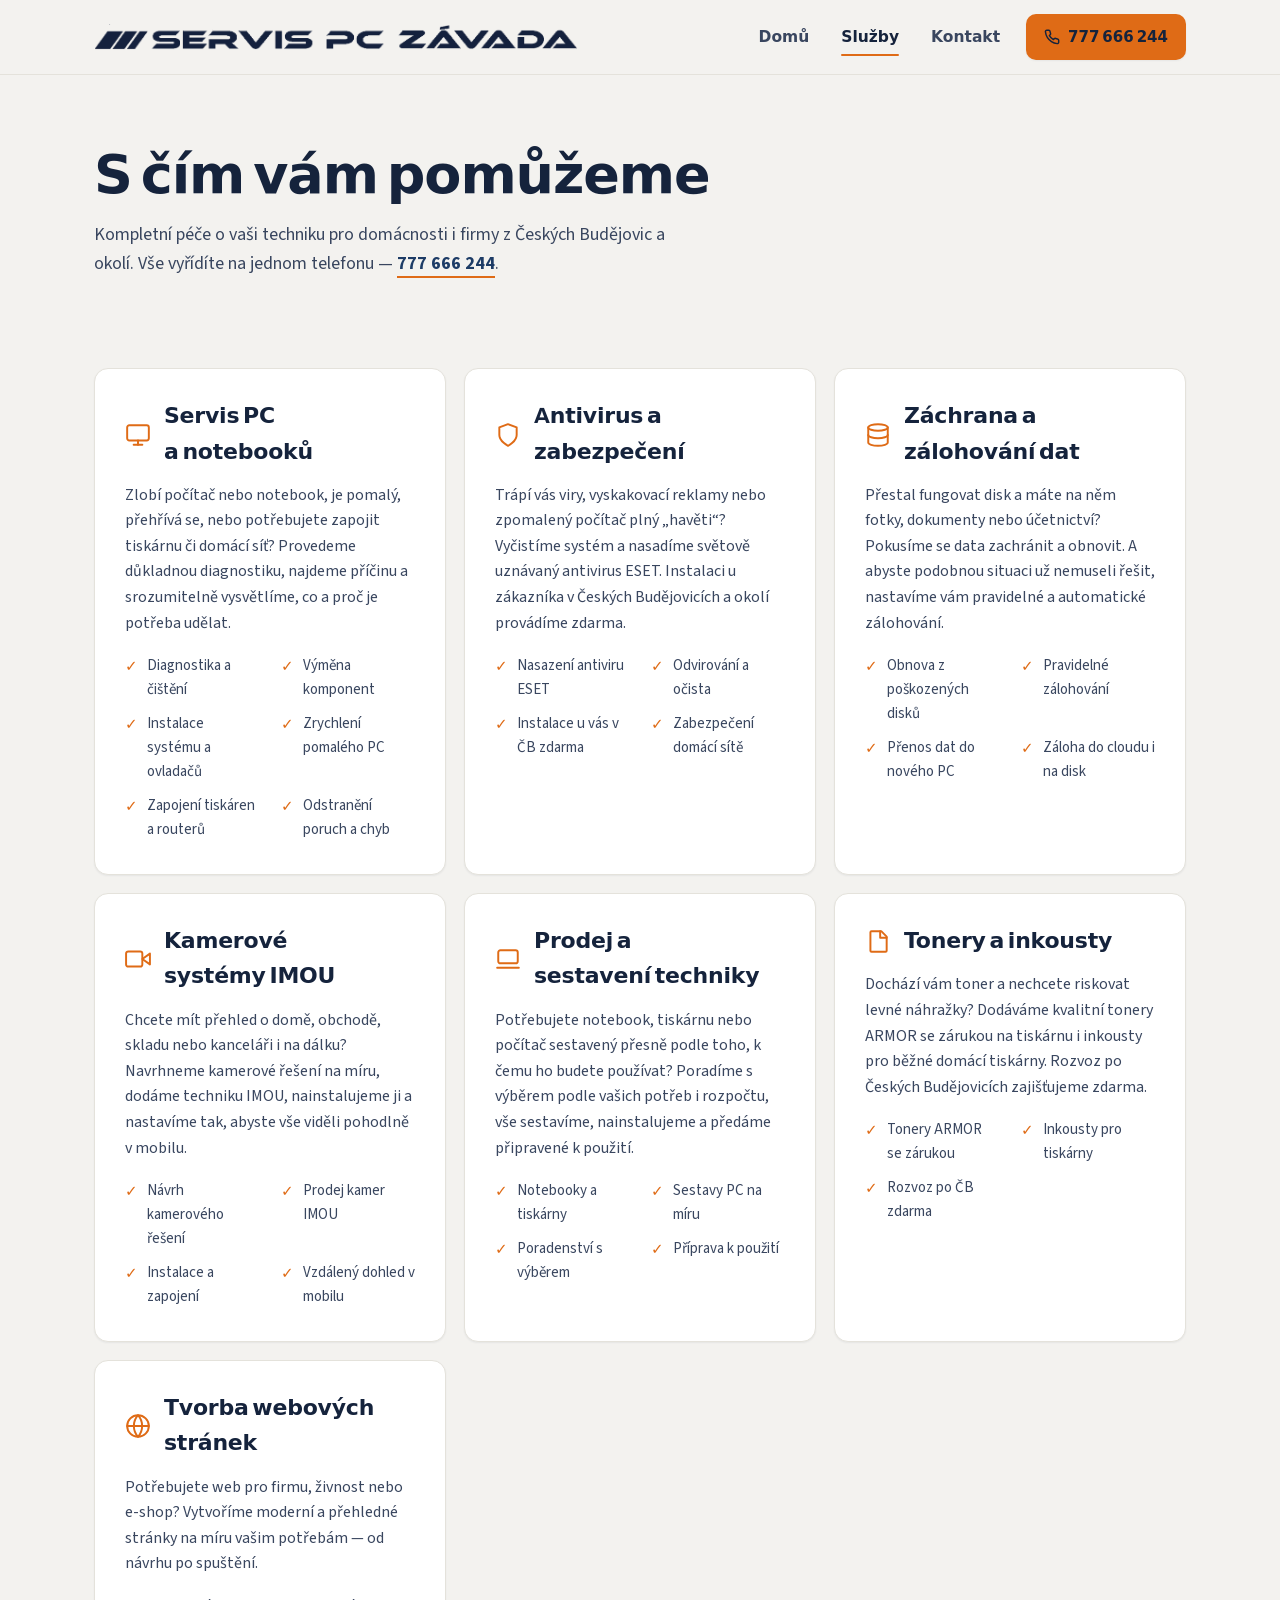
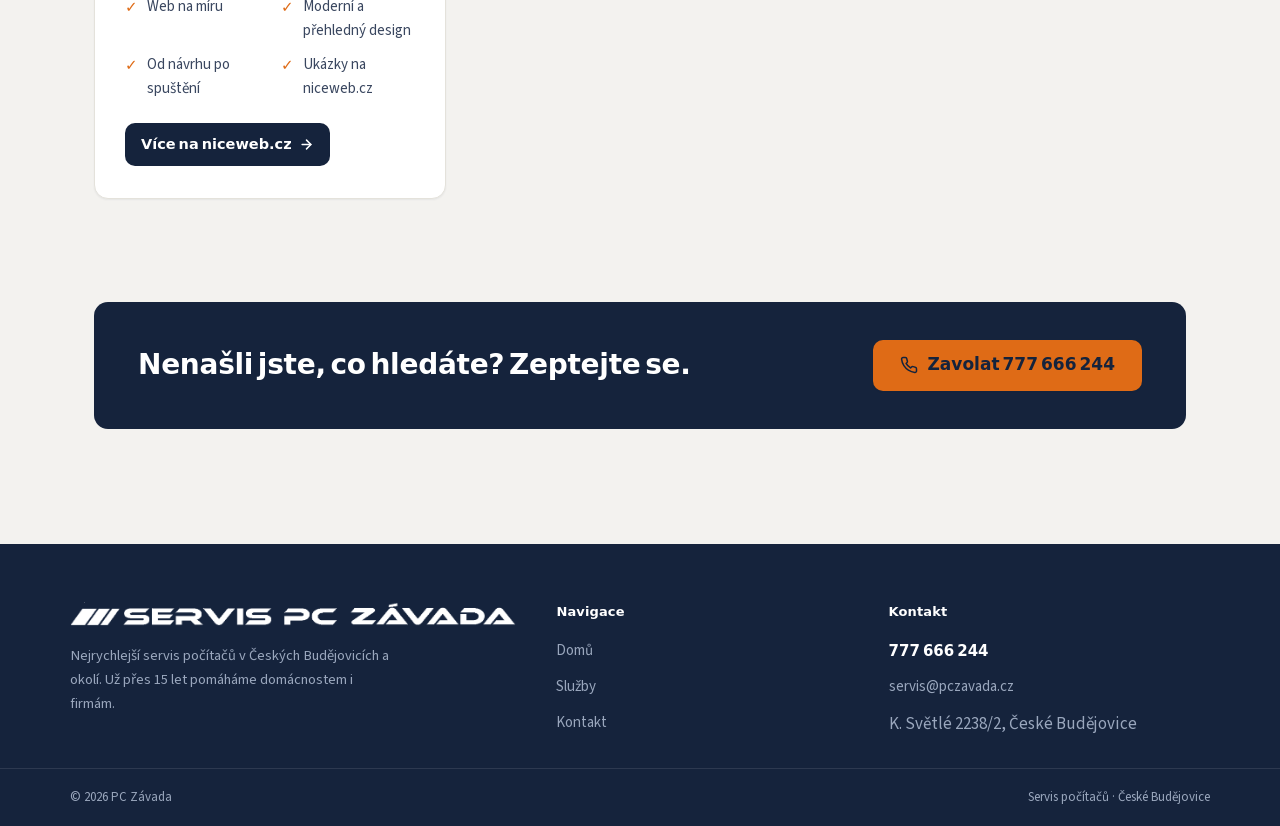
<file: sluzby.html>
<!DOCTYPE html>
<html lang="cs">
<head>
<meta charset="utf-8">
<meta name="viewport" content="width=device-width, initial-scale=1">
<title>Služby — servis PC, antivirus, záchrana dat, kamery | SERVIS PC Závada</title>
<meta name="description" content="Servis PC a notebooků, antivirus ESET, záchrana a zálohování dat, kamery IMOU, tonery ARMOR i tvorba webů v Českých Budějovicích a okolí. Volejte 777 666 244.">
<meta name="theme-color" content="#15233c">
<link rel="canonical" href="https://www.pczavada.cz/sluzby.html">
<meta property="og:type" content="website">
<meta property="og:locale" content="cs_CZ">
<meta property="og:title" content="Služby — servis PC, antivirus, záchrana dat, kamery | SERVIS PC Závada">
<meta property="og:description" content="Servis PC a notebooků, antivirus ESET, záchrana a zálohování dat, kamery IMOU, tonery ARMOR i tvorba webů v Českých Budějovicích a okolí. Volejte 777 666 244.">
<meta property="og:url" content="https://www.pczavada.cz/sluzby.html">
<meta property="og:image" content="https://www.pczavada.cz/assets/864161e1-829.jpg">
<meta name="twitter:card" content="summary_large_image">
<link rel="icon" href="data:image/svg+xml,%3Csvg xmlns='http://www.w3.org/2000/svg' viewBox='0 0 32 32'%3E%3Crect width='32' height='32' rx='7' fill='%2315233c'/%3E%3Cg fill='none' stroke='%23df6b16' stroke-width='2.4' stroke-linecap='round' stroke-linejoin='round'%3E%3Crect x='8' y='8' width='16' height='11' rx='2'/%3E%3Cline x1='12' y1='24' x2='20' y2='24'/%3E%3Cline x1='16' y1='19' x2='16' y2='24'/%3E%3C/g%3E%3C/svg%3E">
<link rel="stylesheet" href="styles.css">
</head>
<body>
<a href="#obsah" class="skip">Přeskočit na obsah</a>
<div class="stack">

<header class="header">
  <div class="wrap">
    <div class="navbar">
      <a class="brand" href="index.html" aria-label="SERVIS PC Závada — domů">
        <img src="assets/011c050b-1e9.png" alt="SERVIS PC Závada" width="170" height="26">
      </a>
      <nav class="nav" aria-label="Hlavní navigace">
        <a class="nav-btn" href="index.html">Domů</a>
        <a class="nav-btn is-active" aria-current="page" href="sluzby.html">Služby</a>
        <a class="nav-btn" href="kontakt.html">Kontakt</a>
        <a class="tel-pill" href="tel:+420777666244">
          <svg width="16" height="16" viewBox="0 0 24 24" fill="none" stroke="currentColor" stroke-width="2.2" stroke-linecap="round" stroke-linejoin="round" aria-hidden="true"><path d="M22 16.92v3a2 2 0 0 1-2.18 2 19.79 19.79 0 0 1-8.63-3.07 19.5 19.5 0 0 1-6-6 19.79 19.79 0 0 1-3.07-8.67A2 2 0 0 1 4.11 2h3a2 2 0 0 1 2 1.72c.127.96.361 1.903.7 2.81a2 2 0 0 1-.45 2.11L8.09 9.91a16 16 0 0 0 6 6l1.27-1.27a2 2 0 0 1 2.11-.45c.907.339 1.85.573 2.81.7A2 2 0 0 1 22 16.92z"></path></svg>
          777&nbsp;666&nbsp;244
        </a>
      </nav>
    </div>
  </div>
</header>

<main id="obsah">
<div id="page-sluzby">
  <section class="page-head">
    <div class="wrap">
      <h1>S čím vám pomůžeme</h1>
      <p>Kompletní péče o vaši techniku pro domácnosti i firmy z Českých Budějovic a okolí. Vše vyřídíte na jednom telefonu — <a class="inl" href="tel:+420777666244">777 666 244</a>.</p>
    </div>
  </section>

  <section class="sec-tight">
    <div class="wrap">
      <div class="svc-grid">
        <article class="svc">
          <div class="top"><span class="ic"><svg width="26" height="26" viewBox="0 0 24 24" fill="none" stroke="currentColor" stroke-width="1.8" stroke-linecap="round" stroke-linejoin="round" aria-hidden="true"><rect width="20" height="14" x="2" y="3" rx="2"/><line x1="8" y1="21" x2="16" y2="21"/><line x1="12" y1="17" x2="12" y2="21"/></svg></span><h3>Servis PC a notebooků</h3></div>
          <p>Zlobí počítač nebo notebook, je pomalý, přehřívá se, nebo potřebujete zapojit tiskárnu či domácí síť? Provedeme důkladnou diagnostiku, najdeme příčinu a srozumitelně vysvětlíme, co a proč je potřeba udělat.</p>
          <ul class="feats">
            <li><span class="tick">✓</span> Diagnostika a čištění</li><li><span class="tick">✓</span> Výměna komponent</li>
            <li><span class="tick">✓</span> Instalace systému a ovladačů</li><li><span class="tick">✓</span> Zrychlení pomalého PC</li>
            <li><span class="tick">✓</span> Zapojení tiskáren a routerů</li><li><span class="tick">✓</span> Odstranění poruch a chyb</li>
          </ul>
        </article>
        <article class="svc">
          <div class="top"><span class="ic"><svg width="26" height="26" viewBox="0 0 24 24" fill="none" stroke="currentColor" stroke-width="1.8" stroke-linecap="round" stroke-linejoin="round" aria-hidden="true"><path d="M12 22s8-4 8-10V5l-8-3-8 3v7c0 6 8 10 8 10z"/></svg></span><h3>Antivirus a zabezpečení</h3></div>
          <p>Trápí vás viry, vyskakovací reklamy nebo zpomalený počítač plný „havěti“? Vyčistíme systém a nasadíme světově uznávaný antivirus ESET. Instalaci u zákazníka v Českých Budějovicích a okolí provádíme zdarma.</p>
          <ul class="feats">
            <li><span class="tick">✓</span> Nasazení antiviru ESET</li><li><span class="tick">✓</span> Odvirování a očista</li>
            <li><span class="tick">✓</span> Instalace u vás v ČB zdarma</li><li><span class="tick">✓</span> Zabezpečení domácí sítě</li>
          </ul>
        </article>
        <article class="svc">
          <div class="top"><span class="ic"><svg width="26" height="26" viewBox="0 0 24 24" fill="none" stroke="currentColor" stroke-width="1.8" stroke-linecap="round" stroke-linejoin="round" aria-hidden="true"><ellipse cx="12" cy="5" rx="9" ry="3"/><path d="M3 5v14a9 3 0 0 0 18 0V5"/><path d="M3 12a9 3 0 0 0 18 0"/></svg></span><h3>Záchrana a zálohování dat</h3></div>
          <p>Přestal fungovat disk a máte na něm fotky, dokumenty nebo účetnictví? Pokusíme se data zachránit a obnovit. A abyste podobnou situaci už nemuseli řešit, nastavíme vám pravidelné a automatické zálohování.</p>
          <ul class="feats">
            <li><span class="tick">✓</span> Obnova z poškozených disků</li><li><span class="tick">✓</span> Pravidelné zálohování</li>
            <li><span class="tick">✓</span> Přenos dat do nového PC</li><li><span class="tick">✓</span> Záloha do cloudu i na disk</li>
          </ul>
        </article>
        <article class="svc">
          <div class="top"><span class="ic"><svg width="26" height="26" viewBox="0 0 24 24" fill="none" stroke="currentColor" stroke-width="1.8" stroke-linecap="round" stroke-linejoin="round" aria-hidden="true"><path d="m23 7-7 5 7 5V7z"/><rect width="15" height="14" x="1" y="5" rx="2"/></svg></span><h3>Kamerové systémy IMOU</h3></div>
          <p>Chcete mít přehled o domě, obchodě, skladu nebo kanceláři i na dálku? Navrhneme kamerové řešení na míru, dodáme techniku IMOU, nainstalujeme ji a nastavíme tak, abyste vše viděli pohodlně v mobilu.</p>
          <ul class="feats">
            <li><span class="tick">✓</span> Návrh kamerového řešení</li><li><span class="tick">✓</span> Prodej kamer IMOU</li>
            <li><span class="tick">✓</span> Instalace a zapojení</li><li><span class="tick">✓</span> Vzdálený dohled v mobilu</li>
          </ul>
        </article>
        <article class="svc">
          <div class="top"><span class="ic"><svg width="26" height="26" viewBox="0 0 24 24" fill="none" stroke="currentColor" stroke-width="1.8" stroke-linecap="round" stroke-linejoin="round" aria-hidden="true"><rect width="18" height="12" x="3" y="4" rx="2"/><line x1="2" y1="20" x2="22" y2="20"/></svg></span><h3>Prodej a sestavení techniky</h3></div>
          <p>Potřebujete notebook, tiskárnu nebo počítač sestavený přesně podle toho, k čemu ho budete používat? Poradíme s výběrem podle vašich potřeb i rozpočtu, vše sestavíme, nainstalujeme a předáme připravené k použití.</p>
          <ul class="feats">
            <li><span class="tick">✓</span> Notebooky a tiskárny</li><li><span class="tick">✓</span> Sestavy PC na míru</li>
            <li><span class="tick">✓</span> Poradenství s výběrem</li><li><span class="tick">✓</span> Příprava k použití</li>
          </ul>
        </article>
        <article class="svc">
          <div class="top"><span class="ic"><svg width="26" height="26" viewBox="0 0 24 24" fill="none" stroke="currentColor" stroke-width="1.8" stroke-linecap="round" stroke-linejoin="round" aria-hidden="true"><path d="M6 2h9l5 5v13a1 1 0 0 1-1 1H6a1 1 0 0 1-1-1V3a1 1 0 0 1 1-1z"/><path d="M14 2v6h6"/></svg></span><h3>Tonery a inkousty</h3></div>
          <p>Dochází vám toner a nechcete riskovat levné náhražky? Dodáváme kvalitní tonery ARMOR se zárukou na tiskárnu i inkousty pro běžné domácí tiskárny. Rozvoz po Českých Budějovicích zajišťujeme zdarma.</p>
          <ul class="feats">
            <li><span class="tick">✓</span> Tonery ARMOR se zárukou</li><li><span class="tick">✓</span> Inkousty pro tiskárny</li>
            <li><span class="tick">✓</span> Rozvoz po ČB zdarma</li>
          </ul>
        </article>
        <article class="svc">
          <div class="top"><span class="ic"><svg width="26" height="26" viewBox="0 0 24 24" fill="none" stroke="currentColor" stroke-width="1.8" stroke-linecap="round" stroke-linejoin="round" aria-hidden="true"><circle cx="12" cy="12" r="10"/><path d="M2 12h20"/><path d="M12 2a15 15 0 0 1 0 20 15 15 0 0 1 0-20z"/></svg></span><h3>Tvorba webových stránek</h3></div>
          <p>Potřebujete web pro firmu, živnost nebo e-shop? Vytvoříme moderní a přehledné stránky na míru vašim potřebám — od návrhu po spuštění.</p>
          <ul class="feats">
            <li><span class="tick">✓</span> Web na míru</li><li><span class="tick">✓</span> Moderní a přehledný design</li>
            <li><span class="tick">✓</span> Od návrhu po spuštění</li><li><span class="tick">✓</span> Ukázky na niceweb.cz</li>
          </ul>
          <a class="btn-link more" href="https://niceweb.cz" target="_blank" rel="noopener">Více na niceweb.cz
            <svg width="15" height="15" viewBox="0 0 24 24" fill="none" stroke="currentColor" stroke-width="2.4" stroke-linecap="round" stroke-linejoin="round" aria-hidden="true"><line x1="5" y1="12" x2="19" y2="12"></line><polyline points="12 5 19 12 12 19"></polyline></svg>
          </a>
        </article>
      </div>
    </div>
  </section>

  <section class="sec-tight">
    <div class="wrap">
      <div class="band-row">
        <div class="q">Nenašli jste, co hledáte? Zeptejte se.</div>
        <a class="btn btn-ondark" href="tel:+420777666244">
          <svg width="18" height="18" viewBox="0 0 24 24" fill="none" stroke="currentColor" stroke-width="2" stroke-linecap="round" stroke-linejoin="round" aria-hidden="true"><path d="M22 16.92v3a2 2 0 0 1-2.18 2 19.79 19.79 0 0 1-8.63-3.07 19.5 19.5 0 0 1-6-6 19.79 19.79 0 0 1-3.07-8.67A2 2 0 0 1 4.11 2h3a2 2 0 0 1 2 1.72c.127.96.361 1.903.7 2.81a2 2 0 0 1-.45 2.11L8.09 9.91a16 16 0 0 0 6 6l1.27-1.27a2 2 0 0 1 2.11-.45c.907.339 1.85.573 2.81.7A2 2 0 0 1 22 16.92z"></path></svg>
          Zavolat 777 666 244
        </a>
      </div>
    </div>
  </section>
</div><!-- /sluzby -->
</main>

<footer class="footer">
  <div class="wrap footer-grid">
    <div>
      <img src="assets/f8cb2315-495.png" alt="SERVIS PC Závada" height="24">
      <p class="desc">Nejrychlejší servis počítačů v Českých Budějovicích a okolí. Už přes 15 let pomáháme domácnostem i firmám.</p>
    </div>
    <div>
      <h4>Navigace</h4>
      <nav class="col" aria-label="Patička">
        <a class="lnk" href="index.html">Domů</a>
        <a class="lnk" aria-current="page" href="sluzby.html">Služby</a>
        <a class="lnk" href="kontakt.html">Kontakt</a>
      </nav>
    </div>
    <div>
      <h4>Kontakt</h4>
      <div class="col">
        <a class="tel" href="tel:+420777666244">777 666 244</a>
        <a class="lnk" href="mailto:servis@pczavada.cz">servis@pczavada.cz</a>
        <span class="addr-line">K. Světlé 2238/2, České Budějovice</span>
      </div>
    </div>
  </div>
  <div class="footer-bottom">
    <div class="wrap">
      <span>© 2026 PC Závada</span>
      <span>Servis počítačů · České Budějovice</span>
    </div>
  </div>
</footer>

</div>

</body>
</html>
</file>
<file: styles.css>
/* ============================================================
   FONTS — self-hosted (offline + EU-privacy correct)
   Display: Archivo (sturdy grotesque). Body: Source Sans 3.
   ============================================================ */
@font-face{font-family:'Archivo';font-style:normal;font-weight:400 800;font-display:swap;
  src:url("assets/archivo-latin-ext.woff2") format('woff2');
  unicode-range:U+0100-02BA,U+02BD-02C5,U+02C7-02CC,U+02CE-02D7,U+02DD-02FF,U+0304,U+0308,U+0329,U+1D00-1DBF,U+1E00-1E9F,U+1EF2-1EFF,U+2020,U+20A0-20AB,U+20AD-20C0,U+2113,U+2C60-2C7F,U+A720-A7FF;}
@font-face{font-family:'Archivo';font-style:normal;font-weight:400 800;font-display:swap;
  src:url("assets/archivo-latin.woff2") format('woff2');
  unicode-range:U+0000-00FF,U+0131,U+0152-0153,U+02BB-02BC,U+02C6,U+02DA,U+02DC,U+0304,U+0308,U+0329,U+2000-206F,U+20AC,U+2122,U+2191,U+2193,U+2212,U+2215,U+FEFF,U+FFFD;}
@font-face{font-family:'Source Sans 3';font-style:normal;font-weight:300 700;font-display:swap;
  src:url("assets/18d07d78-12d.woff2") format('woff2');
  unicode-range:U+0100-02BA,U+02BD-02C5,U+02C7-02CC,U+02CE-02D7,U+02DD-02FF,U+0304,U+0308,U+0329,U+1D00-1DBF,U+1E00-1E9F,U+1EF2-1EFF,U+2020,U+20A0-20AB,U+20AD-20C0,U+2113,U+2C60-2C7F,U+A720-A7FF;}
@font-face{font-family:'Source Sans 3';font-style:normal;font-weight:300 700;font-display:swap;
  src:url("assets/a5c0403e-87f.woff2") format('woff2');
  unicode-range:U+0000-00FF,U+0131,U+0152-0153,U+02BB-02BC,U+02C6,U+02DA,U+02DC,U+0304,U+0308,U+0329,U+2000-206F,U+20AC,U+2122,U+2191,U+2193,U+2212,U+2215,U+FEFF,U+FFFD;}

/* ============================================================
   TOKENS — committed: deep navy + signal orange on warm paper
   ============================================================ */
:root{
  --paper:#f3f2ef; --surface:#ffffff;
  --ink:#15233c; --ink-2:#39465f; --muted:#5a6781;
  --line:#e4e2db; --line-2:#d8d5cc;
  --brand:#1d3c66;
  --accent:#df6b16; --accent-press:#bf590e; --accent-soft:#f7ebdc; --accent-ink:#824008;
  --gold:#dd9b1c;
  --on-dark:#eaeef5; --on-dark-2:#9aa7bd;
  --maxw:1140px;
  --font-d:'Archivo',system-ui,sans-serif;
  --font-b:'Source Sans 3',system-ui,sans-serif;
  --ease:cubic-bezier(.2,.7,.2,1);
  --sh-sm:0 1px 2px rgba(21,35,60,.06);
  --sh:0 2px 4px rgba(21,35,60,.05),0 14px 30px -20px rgba(21,35,60,.30);
  --r:14px; --r-sm:10px;
  --z-header:50;
}

/* ============================================================ BASE */
*{box-sizing:border-box;}
html{overflow-x:hidden;scroll-behavior:smooth;}
html,body{margin:0;padding:0;}
body{background:var(--paper);color:var(--ink);font-family:var(--font-b);font-size:17px;line-height:1.6;
  -webkit-font-smoothing:antialiased;text-rendering:optimizeLegibility;}
a{text-decoration:none;color:inherit;}
img,svg{display:block;}
h1,h2,h3,h4{margin:0;font-family:var(--font-d);color:var(--ink);letter-spacing:-.015em;text-wrap:balance;}
button{font-family:inherit;}
:focus-visible{outline:3px solid var(--accent);outline-offset:3px;border-radius:6px;}
.skip{position:absolute;left:-9999px;top:0;background:var(--ink);color:#fff;padding:12px 18px;
  border-radius:0 0 10px 0;font-family:var(--font-d);font-weight:700;z-index:999;}
.skip:focus{left:0;}
[hidden]{display:none!important;}
.wrap{max-width:var(--maxw);margin:0 auto;padding-left:24px;padding-right:24px;}
.stack{position:relative;}
.sec{padding:clamp(48px,7vw,86px) 0;}
.sec-tight{padding:clamp(32px,4vw,52px) 0;}

/* ============================================================ HEADER */
.header{position:sticky;top:0;z-index:var(--z-header);background:rgba(243,242,239,.92);
  backdrop-filter:saturate(1.1);border-bottom:1px solid var(--line);}
.navbar{display:flex;align-items:center;justify-content:space-between;gap:24px;padding:14px 0;}
.brand{display:flex;align-items:center;padding:0;}
.brand img{height:26px;width:auto;max-width:100%;}
.nav{display:flex;align-items:center;gap:4px;}
.nav-btn{position:relative;background:none;border:none;cursor:pointer;padding:9px 14px;border-radius:8px;
  font-family:var(--font-d);font-size:15.5px;font-weight:600;color:var(--ink-2);
  transition:color .18s var(--ease),background .18s var(--ease);}
.nav-btn:hover{color:var(--ink);background:rgba(21,35,60,.05);}
.nav-btn.is-active{color:var(--ink);}
.nav-btn.is-active::after{content:"";position:absolute;left:14px;right:14px;bottom:2px;height:2px;background:var(--accent);border-radius:2px;}
.tel-pill{display:inline-flex;align-items:center;gap:8px;background:var(--accent);color:var(--ink);
  border-radius:var(--r-sm);font-family:var(--font-d);font-weight:700;font-size:15px;padding:11px 18px;
  margin-left:8px;box-shadow:var(--sh-sm);transition:background .18s var(--ease);}
.tel-pill:hover{background:var(--accent-press);color:#fff;}

/* ============================================================ BUTTONS */
.btn{display:inline-flex;align-items:center;gap:10px;border-radius:var(--r-sm);cursor:pointer;
  font-family:var(--font-d);font-weight:700;font-size:17px;border:1px solid transparent;line-height:1.1;
  transition:background .18s var(--ease),border-color .18s var(--ease),color .18s var(--ease),transform .18s var(--ease);}
.btn:active{transform:translateY(1px);}
.btn-primary{background:var(--accent);color:var(--ink);padding:15px 26px;box-shadow:var(--sh-sm);}
.btn-primary:hover{background:var(--accent-press);color:#fff;}
.btn-secondary{background:var(--surface);color:var(--ink);border-color:var(--line-2);padding:15px 24px;}
.btn-secondary:hover{border-color:var(--ink);}
.btn-onlight-ink{background:var(--ink);color:#fff;padding:15px 26px;}
.btn-onlight-ink:hover{background:#0e1a2e;}
.btn-ondark{background:var(--accent);color:var(--ink);padding:15px 26px;box-shadow:var(--sh-sm);}
.btn-ondark:hover{background:var(--accent-press);color:#fff;}
.btn-ghostdark{background:transparent;color:#fff;border-color:rgba(255,255,255,.34);padding:15px 24px;}
.btn-ghostdark:hover{border-color:#fff;background:rgba(255,255,255,.08);}
.btn-sm{font-size:14.5px;padding:11px 18px;}

/* ============================================================ SHARED HEADINGS */
.sec-head{max-width:640px;margin:0 0 clamp(30px,4vw,46px);}
.sec-head.center{margin-left:auto;margin-right:auto;text-align:center;}
.sec-head h2{font-weight:800;font-size:clamp(28px,3.6vw,40px);line-height:1.08;}
.sec-head p{font-size:18px;line-height:1.6;color:var(--ink-2);margin:14px 0 0;}
.card-grid{display:grid;grid-template-columns:repeat(auto-fit,minmax(290px,1fr));gap:18px;}

/* ============================================================ HERO */
.hero{padding:clamp(40px,6vw,76px) 0 clamp(48px,7vw,84px);}
.hero .wrap{display:grid;grid-template-columns:1.06fr .94fr;gap:clamp(32px,5vw,60px);align-items:center;}
.hero h1{font-weight:800;font-size:clamp(36px,5.4vw,58px);line-height:1.03;letter-spacing:-.02em;}
.hero h1 .hl{color:var(--accent);}
.hero .lead{font-size:clamp(17px,1.6vw,19px);line-height:1.6;color:var(--ink-2);max-width:520px;margin:22px 0 0;}
.hero-actions{display:flex;flex-wrap:wrap;gap:13px;margin-top:32px;}
.checks{display:flex;flex-wrap:wrap;gap:10px 22px;margin-top:30px;font-size:15px;color:var(--ink-2);}
.checks span{display:flex;align-items:center;gap:8px;font-weight:600;}
.checks svg{flex:none;color:var(--accent);}
.hero-media{position:relative;border-radius:var(--r);overflow:hidden;border:1px solid var(--line-2);
  box-shadow:var(--sh);aspect-ratio:4/3.5;background:#e6e8ec;}
.hero-media img{width:100%;height:100%;object-fit:cover;object-position:center 40%;}
.hero-badge{position:absolute;left:16px;bottom:16px;display:flex;align-items:center;gap:9px;
  background:var(--ink);color:#fff;font-family:var(--font-d);font-weight:700;font-size:14px;
  padding:9px 15px;border-radius:var(--r-sm);}
.hero-badge b{color:var(--accent);font-size:17px;}

/* ============================================================ SERVICE CARDS */
.card{display:flex;flex-direction:column;background:var(--surface);border:1px solid var(--line);
  border-radius:var(--r);padding:26px 26px 28px;box-shadow:var(--sh-sm);
  transition:border-color .2s var(--ease),box-shadow .2s var(--ease),transform .2s var(--ease);}
.card:hover{border-color:var(--accent);box-shadow:var(--sh);transform:translateY(-3px);}
.card .top{display:flex;align-items:center;gap:13px;}
.card .ic{flex:none;color:var(--accent);}
.card h3{font-weight:700;font-size:20px;letter-spacing:-.01em;}
.card p{font-size:15.5px;line-height:1.58;color:var(--ink-2);margin:14px 0 0;}
.card .more{margin-top:18px;align-self:flex-start;}

/* link buttons */
.btn-link{display:inline-flex;align-items:center;gap:7px;background:var(--ink);color:#fff;
  border-radius:var(--r-sm);font-family:var(--font-d);font-weight:700;font-size:14.5px;padding:10px 16px;
  white-space:nowrap;transition:background .18s var(--ease);}
.btn-link:hover{background:#0e1a2e;}

/* ============================================================ BRANDS BAND */
.brands{background:var(--ink);border-radius:var(--r);padding:30px 36px;}
.brands .lbl{text-align:center;font-family:var(--font-d);font-size:13px;font-weight:700;color:var(--on-dark-2);
  margin-bottom:24px;letter-spacing:.01em;}
.brands .row{display:flex;flex-wrap:wrap;align-items:center;justify-content:center;gap:24px 50px;}
.brands img{opacity:.95;}
.brands .eset{height:52px;width:auto;}
.brands .imou{height:24px;width:auto;fill:#fff;opacity:.95;}
.brands .owa{height:30px;width:auto;}
.brands .div{width:1px;height:38px;background:rgba(255,255,255,.16);}

/* ============================================================ STEPS */
.steps{display:grid;grid-template-columns:repeat(auto-fit,minmax(250px,1fr));gap:18px;}
.step{background:var(--surface);border:1px solid var(--line);border-radius:var(--r);padding:28px 26px;}
.step .n{font-family:var(--font-d);font-weight:800;font-size:46px;line-height:1;color:var(--accent);letter-spacing:-.03em;}
.step h3{font-weight:700;font-size:20px;margin:14px 0 8px;}
.step p{font-size:15.5px;line-height:1.58;color:var(--ink-2);margin:0;}

/* ============================================================ REVIEWS */
.rating{display:flex;justify-content:center;margin:0 auto clamp(28px,4vw,40px);}
.rating a{display:inline-flex;align-items:center;gap:12px;background:var(--surface);border:1px solid var(--line);
  border-radius:var(--r-sm);padding:10px 18px;box-shadow:var(--sh-sm);transition:border-color .18s var(--ease);}
.rating a:hover{border-color:var(--ink);}
.rating .g{font-family:var(--font-d);font-weight:700;font-size:15px;color:var(--ink);}
.stars{color:var(--gold);font-size:16px;letter-spacing:2px;}
.reviews-grid{display:grid;grid-template-columns:repeat(auto-fit,minmax(300px,1fr));gap:18px;}
.review{display:flex;flex-direction:column;background:var(--surface);border:1px solid var(--line);
  border-radius:var(--r);padding:26px;box-shadow:var(--sh-sm);}
.review p{font-size:15.5px;line-height:1.58;color:var(--ink-2);margin:13px 0 0;flex:1;}
.review .who{display:flex;align-items:center;gap:12px;margin-top:20px;padding-top:16px;border-top:1px solid var(--line);}
.review .av{flex:none;display:inline-flex;align-items:center;justify-content:center;width:38px;height:38px;
  border-radius:50%;background:var(--accent-soft);color:var(--accent-ink);font-family:var(--font-d);font-weight:700;font-size:15px;}
.review .nm{font-family:var(--font-d);font-weight:700;font-size:15px;color:var(--ink);}

/* ============================================================ BANNERS (solid blocks) */
.band-orange{background:var(--accent);border-radius:var(--r);padding:clamp(34px,4vw,52px) clamp(28px,4vw,46px);
  display:flex;align-items:center;justify-content:space-between;gap:32px;flex-wrap:wrap;}
.band-orange .k{font-family:var(--font-d);font-weight:700;font-size:14px;color:var(--accent-ink);}
.band-orange h2{color:var(--ink);font-weight:800;font-size:clamp(26px,3vw,36px);line-height:1.1;margin:10px 0 0;max-width:620px;}
.band-orange .t{min-width:0;}
.band-navy{background:var(--ink);border-radius:var(--r);padding:clamp(40px,5vw,64px) clamp(28px,4vw,46px);text-align:center;}
.band-navy h2{color:#fff;font-weight:800;font-size:clamp(28px,3.4vw,40px);line-height:1.1;}
.band-navy p{color:var(--on-dark-2);font-size:17.5px;margin:14px auto 0;max-width:480px;}
.band-navy .acts{display:flex;justify-content:center;flex-wrap:wrap;gap:13px;margin-top:28px;}
.band-row{background:var(--ink);border-radius:var(--r);padding:clamp(28px,3vw,40px) clamp(28px,4vw,44px);
  display:flex;align-items:center;justify-content:space-between;gap:24px;flex-wrap:wrap;}
.band-row .q{font-family:var(--font-d);font-weight:800;font-size:clamp(22px,2.4vw,28px);color:#fff;letter-spacing:-.01em;}

/* ============================================================ SERVIS PAGE */
.page-head{padding:clamp(44px,6vw,72px) 0 clamp(26px,3vw,40px);}
.page-head h1{font-weight:800;font-size:clamp(34px,5vw,54px);line-height:1.04;letter-spacing:-.02em;margin:0;}
.page-head p{font-size:18px;line-height:1.6;color:var(--ink-2);max-width:580px;margin:18px 0 0;}
.page-head a.inl{color:var(--brand);font-weight:700;border-bottom:2px solid var(--accent);}
.svc-grid{display:grid;grid-template-columns:repeat(auto-fit,minmax(330px,1fr));gap:18px;}
.svc{background:var(--surface);border:1px solid var(--line);border-radius:var(--r);padding:30px 30px 32px;box-shadow:var(--sh-sm);
  transition:border-color .2s var(--ease),box-shadow .2s var(--ease);}
.svc:hover{border-color:var(--accent);box-shadow:var(--sh);}
.svc .top{display:flex;align-items:center;gap:13px;}
.svc .ic{flex:none;color:var(--accent);}
.svc h3{font-weight:700;font-size:22px;letter-spacing:-.01em;}
.svc p{font-size:16px;line-height:1.6;color:var(--ink-2);margin:13px 0 0;}
.feats{list-style:none;padding:0;margin:18px 0 0;display:grid;grid-template-columns:1fr 1fr;gap:10px 22px;}
.feats li{display:flex;gap:9px;font-size:15px;color:var(--ink-2);align-items:flex-start;}
.feats .tick{flex:none;margin-top:1px;color:var(--accent);font-weight:800;}
.svc .more{margin-top:22px;display:inline-flex;}

/* ============================================================ KONTAKT */
.contact-grid{display:grid;grid-template-columns:.95fr 1.05fr;gap:clamp(24px,3vw,40px);align-items:start;}
.contact-card{background:var(--surface);border:1px solid var(--line);border-radius:var(--r);
  padding:8px 28px;box-shadow:var(--sh-sm);}
.crow{display:flex;align-items:center;gap:16px;padding:20px 0;border-bottom:1px solid var(--line);
  transition:opacity .18s var(--ease);}
.crow:last-child{border-bottom:none;}
a.crow:hover{opacity:.7;}
.crow .ic{flex:none;display:inline-flex;align-items:center;justify-content:center;width:44px;height:44px;
  border-radius:var(--r-sm);background:var(--accent-soft);color:var(--accent-ink);}
.crow .meta{display:flex;flex-direction:column;gap:2px;min-width:0;}
.crow .lbl{font-size:13px;color:var(--muted);font-weight:600;}
.crow .val{font-family:var(--font-d);font-weight:700;color:var(--ink);}
.crow .val.tel{font-size:24px;letter-spacing:-.02em;color:var(--brand);}
.crow .val.em{font-size:18px;}
.crow .val.hrs{font-family:var(--font-b);font-weight:600;font-size:16px;line-height:1.5;}
.crow .val.hrs span{color:var(--accent-ink);}
.crow .val.fb{font-size:16px;}
.addr-grid{display:grid;grid-template-columns:1fr 1fr;gap:16px;}
.addr{background:var(--surface);border:1px solid var(--line);border-radius:var(--r);padding:24px;}
.addr .t{display:flex;align-items:center;gap:8px;font-family:var(--font-d);font-size:13.5px;font-weight:700;color:var(--accent-ink);}
.addr.alt .t{color:var(--muted);}
.addr .a{font-size:16px;line-height:1.6;margin-top:11px;color:var(--ink);}
.map{margin-top:16px;border-radius:var(--r);overflow:hidden;border:1px solid var(--line-2);box-shadow:var(--sh-sm);}
.map a{display:block;transition:opacity .18s var(--ease);}
.map a:hover{opacity:.94;}
.map img{width:100%;height:300px;object-fit:cover;}

/* ============================================================ FOOTER */
.footer{background:var(--ink);color:var(--on-dark-2);margin-top:clamp(40px,5vw,64px);}
.footer-grid{display:grid;grid-template-columns:1.5fr 1fr 1.1fr;gap:40px;padding:clamp(40px,5vw,58px) 0 30px;}
.footer img{height:24px;width:auto;}
.footer .desc{font-size:14.5px;line-height:1.65;color:var(--on-dark-2);max-width:330px;margin:18px 0 0;}
.footer h4{font-family:var(--font-d);font-size:13px;font-weight:700;color:#fff;margin:0;letter-spacing:.01em;}
.footer .col{display:flex;flex-direction:column;gap:12px;margin-top:16px;}
.footer .col a,.footer .col button{background:none;border:none;cursor:pointer;text-align:left;padding:0;
  color:var(--on-dark-2);font-size:15px;font-family:inherit;transition:color .18s var(--ease);}
.footer .col a.lnk:hover,.footer .col button:hover{color:#fff;}
.footer .col a.tel{color:#fff;font-family:var(--font-d);font-weight:700;}
.footer .col a.tel:hover{color:var(--accent);}
.footer .col .addr-line{color:var(--on-dark-2);}
.footer-bottom{border-top:1px solid rgba(255,255,255,.1);}
.footer-bottom .wrap{padding:18px 0;display:flex;justify-content:space-between;flex-wrap:wrap;gap:10px;
  font-size:13px;color:var(--on-dark-2);}

/* ============================================================ MOTION */
@media (prefers-reduced-motion:no-preference){
  .reveal{animation:rise .6s var(--ease) both;}
  .reveal.d1{animation-delay:.08s;}
}
@keyframes rise{from{opacity:0;transform:translateY(12px);}to{opacity:1;transform:none;}}
@media (prefers-reduced-motion:reduce){*{scroll-behavior:auto!important;}}

/* ============================================================ RESPONSIVE */
@media (max-width:900px){
  .hero .wrap{grid-template-columns:1fr;gap:34px;}
  .contact-grid{grid-template-columns:1fr;}
  .footer-grid{grid-template-columns:1fr 1fr;}
  .band-navy .acts{margin-top:24px;}
}
@media (max-width:560px){
  body{font-size:16px;}
  .wrap{padding-left:16px;padding-right:16px;}
  .navbar{flex-wrap:wrap;justify-content:center;gap:10px;}
  .brand{justify-content:center;width:100%;}
  .brand img{height:24px;}
  .nav{width:100%;justify-content:center;flex-wrap:wrap;}
  .tel-pill{margin-left:0;}
  .feats{grid-template-columns:1fr;}
  .addr-grid{grid-template-columns:1fr;}
  .footer-grid{grid-template-columns:1fr;gap:26px;}
  .band-orange,.band-row{padding-left:22px;padding-right:22px;}
  .brands{padding:24px 20px;}
}
</file>
